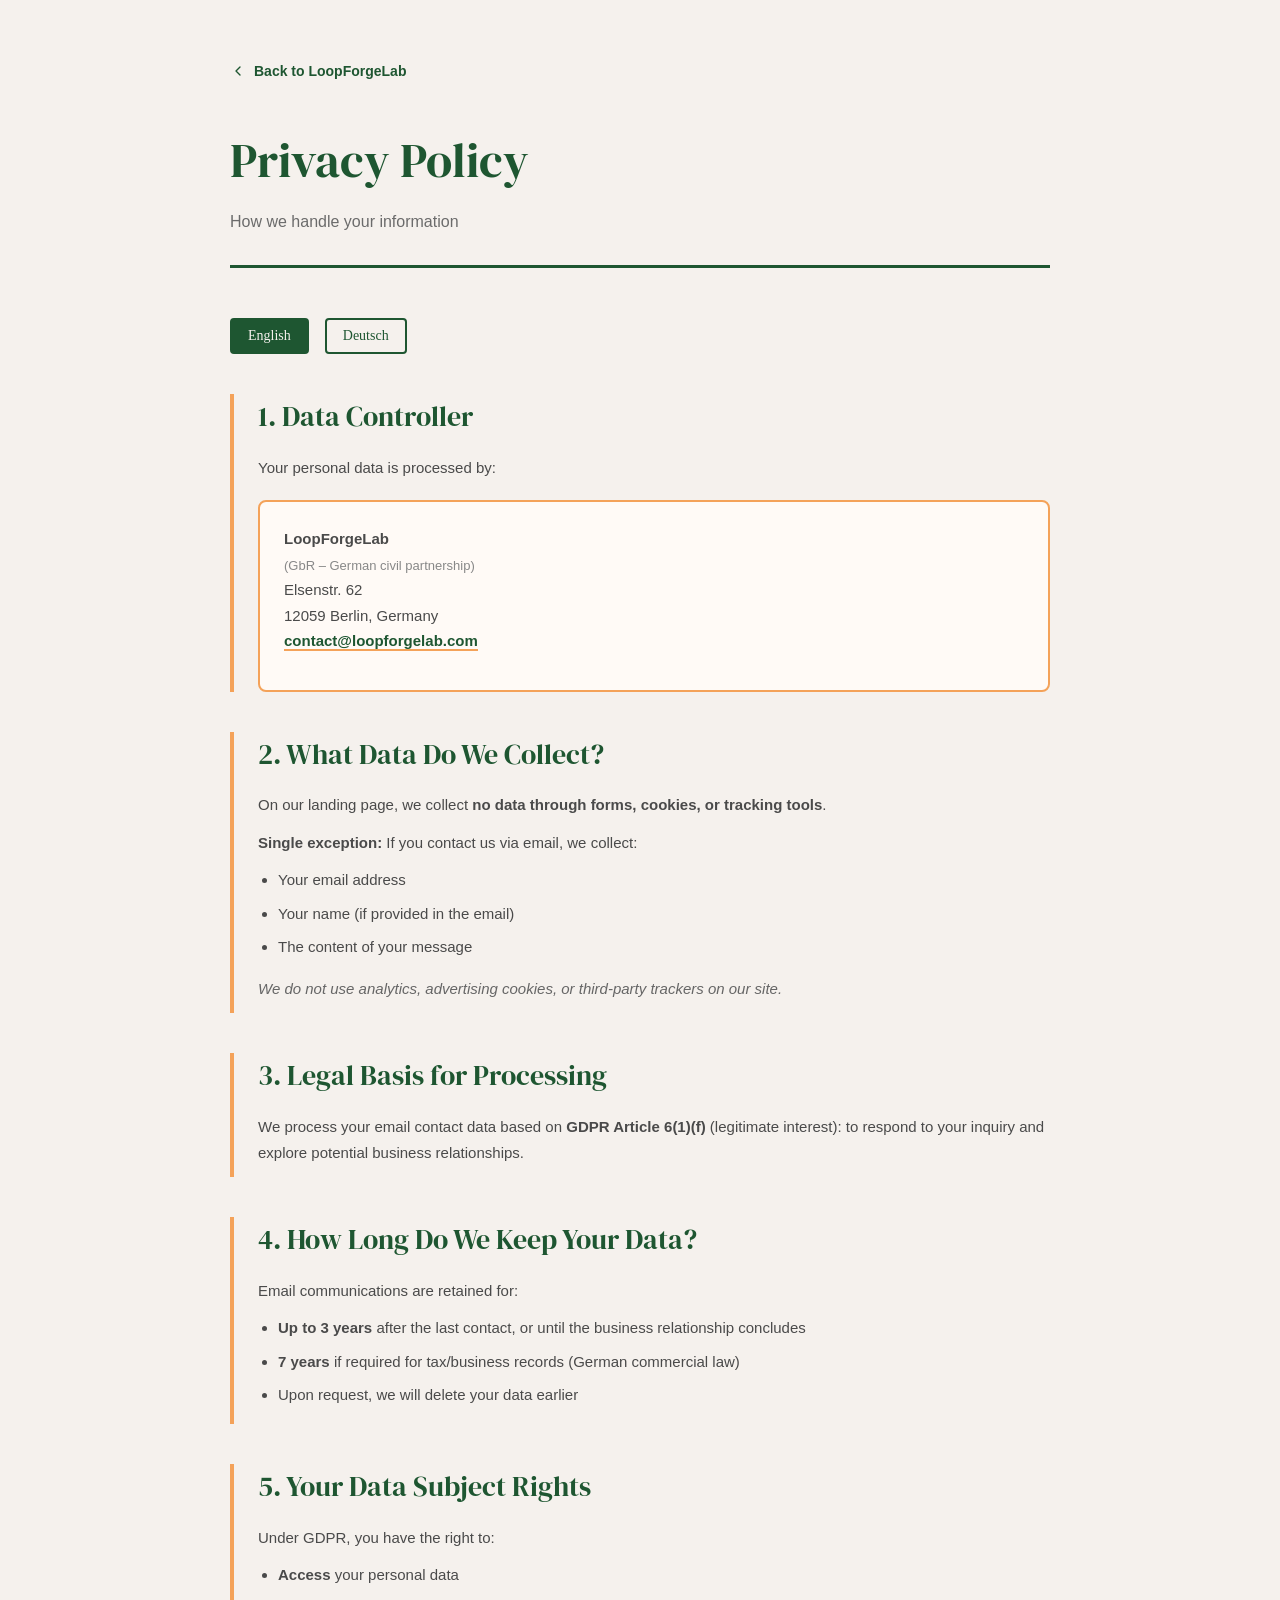
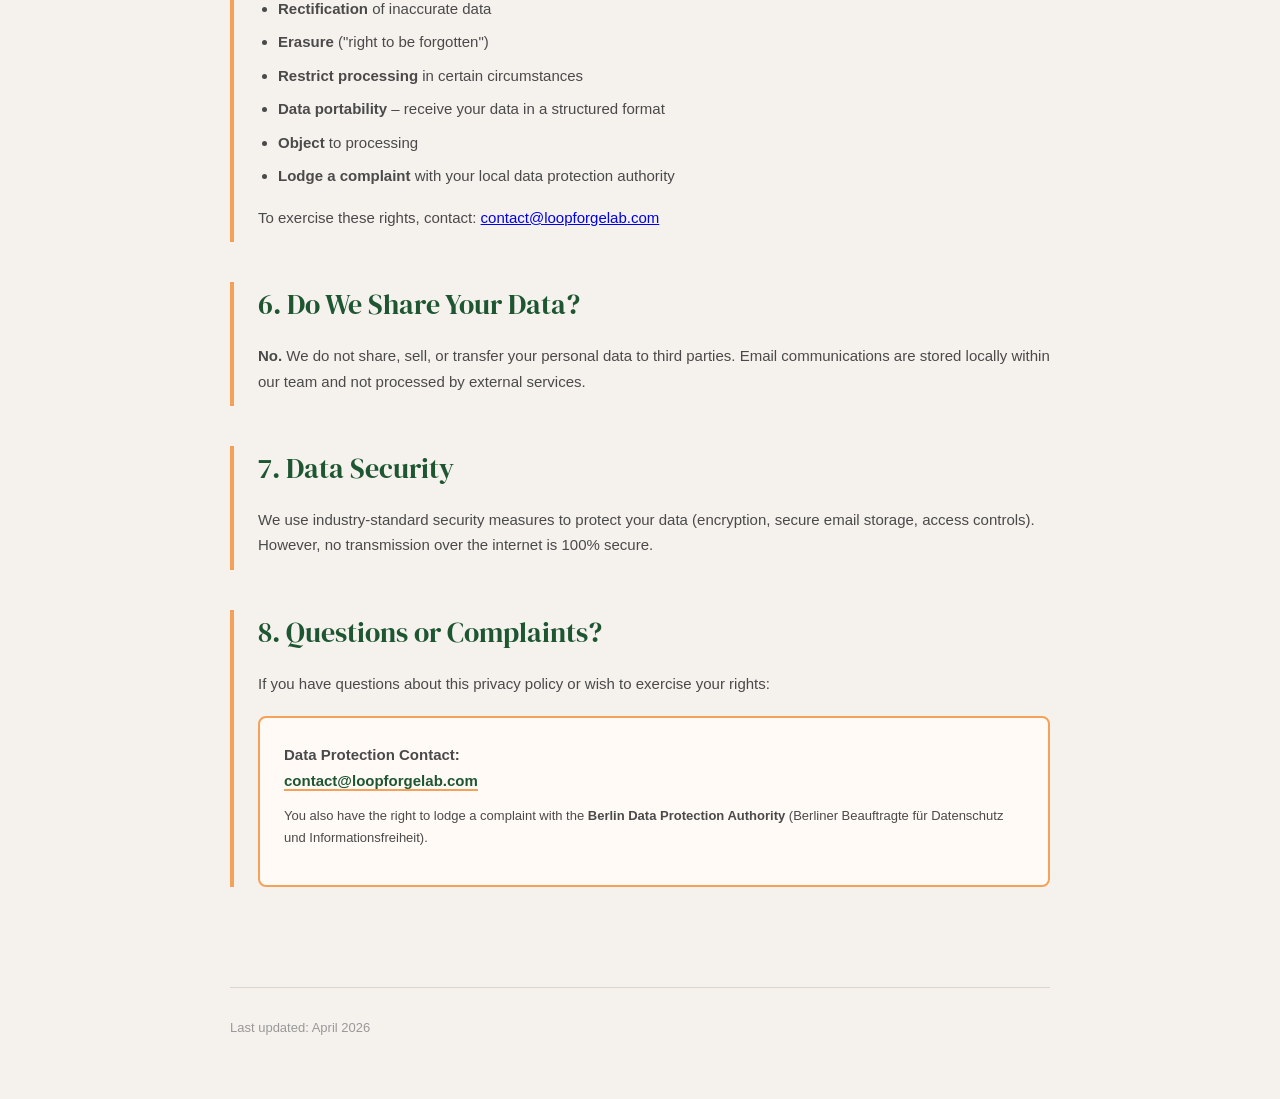
<file: privacy.html>
<!DOCTYPE html>
<html lang="en">
<head>
    <meta charset="UTF-8">
    <meta name="viewport" content="width=device-width, initial-scale=1.0">
    <title>Privacy Policy | LoopForgeLab</title>
    <meta name="description" content="LoopForgeLab's privacy policy — how we handle your personal data in compliance with GDPR.">
    <link rel="preload" href="fonts.css" as="style" onload="this.onload=null;this.rel='stylesheet'">
    <noscript><link rel="stylesheet" href="fonts.css"></noscript>
    <style>
        * {
            margin: 0;
            padding: 0;
            box-sizing: border-box;
        }

        body {
            background-color: #f5f1ed; /* Cream */
            font-family: 'DM Sans', -apple-system, BlinkMacSystemFont, 'Segoe UI', sans-serif;
            color: #2d3436;
            line-height: 1.6;
        }

        .privacy-container {
            max-width: 900px;
            margin: 0 auto;
            padding: 60px 40px;
        }

        .privacy-header {
            margin-bottom: 50px;
            border-bottom: 3px solid #1e5631; /* Forest green */
            padding-bottom: 30px;
        }

        .privacy-header h1 {
            font-family: 'DM Serif Display', Georgia, serif;
            font-size: 48px;
            color: #1e5631;
            margin-bottom: 10px;
            font-weight: 400;
        }

        .privacy-header p {
            font-size: 16px;
            color: #6b6b6b; /* Warm gray */
            font-weight: 300;
        }

        .language-toggle {
            display: flex;
            gap: 16px;
            margin-bottom: 40px;
        }

        .lang-btn {
            padding: 8px 16px;
            border: 2px solid #1e5631;
            background: transparent;
            color: #1e5631;
            font-family: 'DM Sans';
            font-size: 14px;
            cursor: pointer;
            border-radius: 4px;
            transition: all 0.2s;
        }

        .lang-btn.active {
            background-color: #1e5631;
            color: #f5f1ed;
        }

        .lang-btn:hover {
            background-color: #1e5631;
            color: #f5f1ed;
        }

        .privacy-content {
            display: grid;
            gap: 40px;
        }

        .privacy-section {
            border-left: 4px solid #f4a259; /* Accent orange */
            padding-left: 24px;
        }

        .privacy-section h2 {
            font-family: 'DM Serif Display', Georgia, serif;
            font-size: 28px;
            color: #1e5631;
            margin-bottom: 16px;
            font-weight: 400;
        }

        .privacy-section h3 {
            font-family: 'DM Serif Display', Georgia, serif;
            font-size: 18px;
            color: #2d3436;
            margin-top: 20px;
            margin-bottom: 12px;
            font-weight: 400;
        }

        .privacy-section p {
            font-size: 15px;
            color: #4a4a4a;
            margin-bottom: 12px;
            line-height: 1.7;
        }

        .privacy-section ul {
            margin-left: 20px;
            margin-bottom: 16px;
        }

        .privacy-section li {
            font-size: 15px;
            color: #4a4a4a;
            margin-bottom: 8px;
            line-height: 1.7;
        }

        .contact-info {
            background-color: #fffaf6;
            border: 2px solid #f4a259;
            border-radius: 8px;
            padding: 24px;
            margin-top: 20px;
        }

        .contact-info p {
            margin-bottom: 12px;
        }

        .contact-info a {
            color: #1e5631;
            text-decoration: none;
            font-weight: 600;
            border-bottom: 2px solid #f4a259;
            transition: border-color 0.2s;
        }

        .contact-info a:hover {
            border-bottom-color: #1e5631;
        }

        .last-updated {
            margin-top: 60px;
            padding-top: 30px;
            border-top: 1px solid #e0d5cc;
            font-size: 13px;
            color: #999;
        }

        .back-link {
            display: inline-flex;
            align-items: center;
            gap: 8px;
            margin-bottom: 40px;
            color: #1e5631;
            text-decoration: none;
            font-size: 14px;
            font-weight: 600;
            transition: opacity 0.2s;
        }

        .back-link:hover {
            opacity: 0.7;
        }

        .back-link svg {
            width: 16px;
            height: 16px;
        }

        .hidden {
            display: none;
        }

        @media (max-width: 768px) {
            .privacy-container {
                padding: 40px 24px;
            }

            .privacy-header h1 {
                font-size: 36px;
            }

            .privacy-section h2 {
                font-size: 24px;
            }
        }
    </style>
</head>
<body>

<div class="privacy-container">

    <a href="index.html" class="back-link">
        <svg viewBox="0 0 24 24" fill="none" stroke="currentColor" stroke-width="2" stroke-linecap="round" stroke-linejoin="round">
            <polyline points="15 18 9 12 15 6"></polyline>
        </svg>
        Back to LoopForgeLab
    </a>

    <div class="privacy-header">
        <h1 id="page-title">Privacy Policy</h1>
        <p id="page-subtitle">How we handle your information</p>
    </div>

    <div class="language-toggle">
        <button class="lang-btn active" onclick="setLanguage('en')">English</button>
        <button class="lang-btn" onclick="setLanguage('de')">Deutsch</button>
    </div>

    <!-- ========== ENGLISH VERSION ========== -->
    <div id="content-en" class="privacy-content">

        <!-- 1. Data Controller -->
        <div class="privacy-section">
            <h2>1. Data Controller</h2>
            <p>Your personal data is processed by:</p>
            <div class="contact-info">
                <p>
                    <strong>LoopForgeLab</strong><br>
                    <span style="font-size: 13px; color: #888;">(GbR – German civil partnership)</span><br>
                    Elsenstr. 62<br>
                    12059 Berlin, Germany<br>
                    <a href="mailto:contact@loopforgelab.com">contact@loopforgelab.com</a>
                </p>
            </div>
        </div>

        <!-- 2. What Data Do We Collect? -->
        <div class="privacy-section">
            <h2>2. What Data Do We Collect?</h2>
            <p>On our landing page, we collect <strong>no data through forms, cookies, or tracking tools</strong>.</p>
            <p><strong>Single exception:</strong> If you contact us via email, we collect:</p>
            <ul>
                <li>Your email address</li>
                <li>Your name (if provided in the email)</li>
                <li>The content of your message</li>
            </ul>
            <p style="margin-top: 16px; font-style: italic; color: #666;">We do not use analytics, advertising cookies, or third-party trackers on our site.</p>
        </div>

        <!-- 3. Legal Basis -->
        <div class="privacy-section">
            <h2>3. Legal Basis for Processing</h2>
            <p>We process your email contact data based on <strong>GDPR Article 6(1)(f)</strong> (legitimate interest): to respond to your inquiry and explore potential business relationships.</p>
        </div>

        <!-- 4. Data Retention -->
        <div class="privacy-section">
            <h2>4. How Long Do We Keep Your Data?</h2>
            <p>Email communications are retained for:</p>
            <ul>
                <li><strong>Up to 3 years</strong> after the last contact, or until the business relationship concludes</li>
                <li><strong>7 years</strong> if required for tax/business records (German commercial law)</li>
                <li>Upon request, we will delete your data earlier</li>
            </ul>
        </div>

        <!-- 5. Your Rights -->
        <div class="privacy-section">
            <h2>5. Your Data Subject Rights</h2>
            <p>Under GDPR, you have the right to:</p>
            <ul>
                <li><strong>Access</strong> your personal data</li>
                <li><strong>Rectification</strong> of inaccurate data</li>
                <li><strong>Erasure</strong> ("right to be forgotten")</li>
                <li><strong>Restrict processing</strong> in certain circumstances</li>
                <li><strong>Data portability</strong> – receive your data in a structured format</li>
                <li><strong>Object</strong> to processing</li>
                <li><strong>Lodge a complaint</strong> with your local data protection authority</li>
            </ul>
            <p style="margin-top: 16px;">To exercise these rights, contact: <a href="mailto:contact@loopforgelab.com">contact@loopforgelab.com</a></p>
        </div>

        <!-- 6. Data Sharing -->
        <div class="privacy-section">
            <h2>6. Do We Share Your Data?</h2>
            <p><strong>No.</strong> We do not share, sell, or transfer your personal data to third parties. Email communications are stored locally within our team and not processed by external services.</p>
        </div>

        <!-- 7. Security -->
        <div class="privacy-section">
            <h2>7. Data Security</h2>
            <p>We use industry-standard security measures to protect your data (encryption, secure email storage, access controls). However, no transmission over the internet is 100% secure.</p>
        </div>

        <!-- 8. Contact & Complaints -->
        <div class="privacy-section">
            <h2>8. Questions or Complaints?</h2>
            <p>If you have questions about this privacy policy or wish to exercise your rights:</p>
            <div class="contact-info">
                <p>
                    <strong>Data Protection Contact:</strong><br>
                    <a href="mailto:contact@loopforgelab.com">contact@loopforgelab.com</a>
                </p>
                <p style="margin-top: 12px; font-size: 13px;">
                    You also have the right to lodge a complaint with the <strong>Berlin Data Protection Authority</strong> (Berliner Beauftragte für Datenschutz und Informationsfreiheit).
                </p>
            </div>
        </div>

        <div class="last-updated">
            Last updated: April 2026
        </div>

    </div>

    <!-- ========== GERMAN VERSION ========== -->
    <div id="content-de" class="privacy-content hidden">

        <!-- 1. Verantwortliche Stelle -->
        <div class="privacy-section">
            <h2>1. Verantwortliche Stelle</h2>
            <p>Deine personenbezogenen Daten werden verarbeitet durch:</p>
            <div class="contact-info">
                <p>
                    <strong>LoopForgeLab</strong><br>
                    <span style="font-size: 13px; color: #888;">(GbR – Gesellschaft bürgerlichen Rechts)</span><br>
                    Elsenstr. 62<br>
                    12059 Berlin, Deutschland<br>
                    <a href="mailto:contact@loopforgelab.com">contact@loopforgelab.com</a>
                </p>
            </div>
        </div>

        <!-- 2. Welche Daten erheben wir? -->
        <div class="privacy-section">
            <h2>2. Welche Daten erheben wir?</h2>
            <p>Auf unserer Landingpage sammeln wir <strong>keine Daten durch Formulare, Cookies oder Tracking-Tools</strong>.</p>
            <p><strong>Einzige Ausnahme:</strong> Wenn du uns per E-Mail kontaktierst, erheben wir:</p>
            <ul>
                <li>Deine E-Mail-Adresse</li>
                <li>Deinen Namen (falls angegeben)</li>
                <li>Den Inhalt deiner Nachricht</li>
            </ul>
            <p style="margin-top: 16px; font-style: italic; color: #666;">Wir nutzen keine Analysen, Werbecookies oder Tracker von Drittanbietern.</p>
        </div>

        <!-- 3. Rechtsgrundlage -->
        <div class="privacy-section">
            <h2>3. Rechtsgrundlage der Verarbeitung</h2>
            <p>Wir verarbeiten deine E-Mail-Daten auf Grundlage von <strong>DSGVO Art. 6 Abs. 1 lit. f</strong> (berechtigtes Interesse): um deine Anfrage zu beantworten und geschäftliche Beziehungen zu initiieren.</p>
        </div>

        <!-- 4. Speicherdauer -->
        <div class="privacy-section">
            <h2>4. Wie lange speichern wir deine Daten?</h2>
            <p>E-Mail-Kommunikationen werden gespeichert für:</p>
            <ul>
                <li><strong>Bis zu 3 Jahre</strong> nach der letzten Kontaktaufnahme oder bis zum Ende der Geschäftsbeziehung</li>
                <li><strong>7 Jahre</strong>, falls erforderlich für Steuer-/Geschäftsunterlagen (deutsches Handelsrecht)</li>
                <li>Auf Anfrage löschen wir deine Daten früher</li>
            </ul>
        </div>

        <!-- 5. Deine Rechte -->
        <div class="privacy-section">
            <h2>5. Deine Rechte als betroffene Person</h2>
            <p>Nach der DSGVO hast du das Recht auf:</p>
            <ul>
                <li><strong>Auskunft</strong> über deine Daten</li>
                <li><strong>Berichtigung</strong> falscher Daten</li>
                <li><strong>Löschung</strong> („Recht auf Vergessenwerden")</li>
                <li><strong>Einschränkung</strong> der Verarbeitung</li>
                <li><strong>Datenportabilität</strong> – Erhalt deiner Daten in strukturierter Form</li>
                <li><strong>Widerspruch</strong> gegen die Verarbeitung</li>
                <li><strong>Beschwerde</strong> bei deiner Datenschutzbehörde</li>
            </ul>
            <p style="margin-top: 16px;">Um deine Rechte auszuüben, kontaktiere: <a href="mailto:contact@loopforgelab.com">contact@loopforgelab.com</a></p>
        </div>

        <!-- 6. Datenweitergabe -->
        <div class="privacy-section">
            <h2>6. Geben wir deine Daten weiter?</h2>
            <p><strong>Nein.</strong> Wir teilen, verkaufen oder übermitteln deine Daten nicht an Dritte. E-Mail-Kommunikationen werden lokal in unserem Team gespeichert und nicht durch externe Dienste verarbeitet.</p>
        </div>

        <!-- 7. Datensicherheit -->
        <div class="privacy-section">
            <h2>7. Datensicherheit</h2>
            <p>Wir nutzen branchenübliche Sicherheitsmaßnahmen zum Schutz deiner Daten (Verschlüsselung, sichere E-Mail-Speicherung, Zugriffskontrolle). Allerdings ist keine Übertragung im Internet zu 100% sicher.</p>
        </div>

        <!-- 8. Fragen oder Beschwerde -->
        <div class="privacy-section">
            <h2>8. Fragen oder Beschwerde?</h2>
            <p>Wenn du Fragen zu dieser Datenschutzerklärung hast oder deine Rechte ausüben möchtest:</p>
            <div class="contact-info">
                <p>
                    <strong>Datenschutz-Kontakt:</strong><br>
                    <a href="mailto:contact@loopforgelab.com">contact@loopforgelab.com</a>
                </p>
                <p style="margin-top: 12px; font-size: 13px;">
                    Du hast auch das Recht, dich bei der <strong>Berliner Beauftragte für Datenschutz und Informationsfreiheit</strong> zu beschweren.
                </p>
            </div>
        </div>

        <div class="last-updated">
            Zuletzt aktualisiert: April 2026
        </div>

    </div>

</div>

<script>
    function setLanguage(lang) {
        const enContent = document.getElementById('content-en');
        const deContent = document.getElementById('content-de');
        const pageTitle = document.getElementById('page-title');
        const pageSubtitle = document.getElementById('page-subtitle');
        const langBtns = document.querySelectorAll('.lang-btn');

        langBtns.forEach(btn => btn.classList.remove('active'));

        if (lang === 'de') {
            enContent.classList.add('hidden');
            deContent.classList.remove('hidden');
            pageTitle.textContent = 'Datenschutz';
            pageSubtitle.textContent = 'Wie wir mit deinen Daten umgehen';
            langBtns[1].classList.add('active');
        } else {
            enContent.classList.remove('hidden');
            deContent.classList.add('hidden');
            pageTitle.textContent = 'Privacy Policy';
            pageSubtitle.textContent = 'How we handle your information';
            langBtns[0].classList.add('active');
        }
    }
</script>

</body>
</html>
</file>
<file: fonts.css>
@font-face {
    font-family: 'DM Sans';
    font-style: normal;
    font-weight: 300 700;
    font-display: optional;
    src: url('fonts/dm-sans-latin.woff2') format('woff2');
}

@font-face {
    font-family: 'DM Serif Display';
    font-style: normal;
    font-weight: 400;
    font-display: swap;
    src: url('fonts/dm-serif-display-latin-regular.woff2') format('woff2');
}

@font-face {
    font-family: 'DM Serif Display';
    font-style: italic;
    font-weight: 400;
    font-display: swap;
    src: url('fonts/dm-serif-display-latin-italic.woff2') format('woff2');
}
</file>
